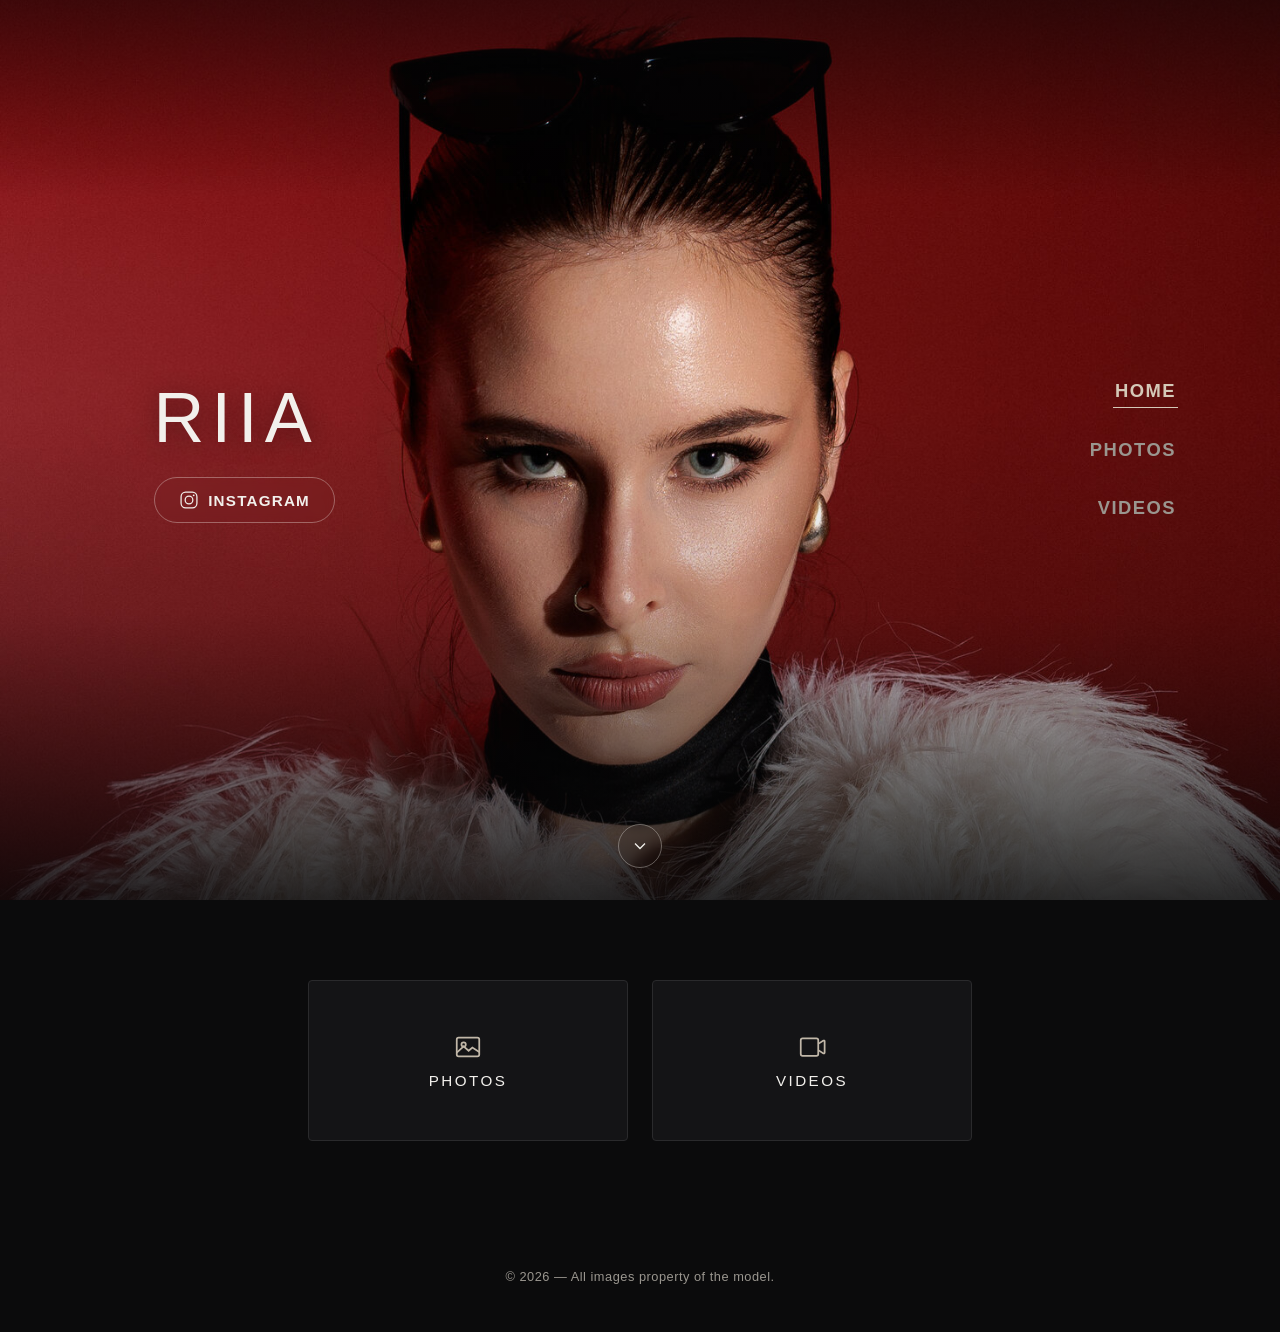
<file: index.html>
<!DOCTYPE html>
<html lang="en">
<head>
<meta charset="UTF-8">
<meta name="viewport" content="width=device-width, initial-scale=1.0">
<title>Riia &mdash; Portfolio</title>
<link rel="icon" href="images/favicon/favicon.ico" sizes="any">
<link rel="icon" type="image/png" sizes="32x32" href="images/favicon/favicon-light-32.png" media="(prefers-color-scheme: light)">
<link rel="icon" type="image/png" sizes="16x16" href="images/favicon/favicon-light-16.png" media="(prefers-color-scheme: light)">
<link rel="icon" type="image/png" sizes="32x32" href="images/favicon/favicon-dark-32.png" media="(prefers-color-scheme: dark)">
<link rel="icon" type="image/png" sizes="16x16" href="images/favicon/favicon-dark-16.png" media="(prefers-color-scheme: dark)">
<link rel="apple-touch-icon" sizes="180x180" href="images/favicon/favicon-light-180.png">
<link rel="stylesheet" href="styles.css">
</head>
<body class="home-page">

<header class="hero">
  <div class="hero-media">
    <img src="images/hero/IMG_3178.jpg" alt="Riia" class="hero-img">
    <div class="hero-overlay"></div>
  </div>
  <div class="hero-content">
    <div class="hero-title">
      <h1>Riia</h1>
      <a class="social-link" href="https://www.instagram.com/crazy_about_serials/reels/?locale=English&amp;hl=en" target="_blank" rel="noopener noreferrer">
        <svg viewBox="0 0 24 24" fill="none" stroke="currentColor" stroke-width="1.5" aria-hidden="true">
          <rect x="2.5" y="2.5" width="19" height="19" rx="5.5"></rect>
          <circle cx="12" cy="12" r="4.6"></circle>
          <circle cx="17.6" cy="6.4" r="1.1" fill="currentColor" stroke="none"></circle>
        </svg>
        <span>Instagram</span>
      </a>
    </div>
    <div class="hero-side">
      <nav class="site-nav">
        <a href="index.html" class="active" aria-current="page">Home</a>
        <span class="nav-sep">&middot;</span>
        <a href="photos.html">Photos</a>
        <span class="nav-sep">&middot;</span>
        <a href="videos.html">Videos</a>
      </nav>
    </div>
  </div>
  <a class="scroll-down" href="#main-content" aria-label="Scroll down">
    <svg viewBox="0 0 24 24" fill="none" stroke="currentColor" stroke-width="1.5" aria-hidden="true">
      <path d="M6 9l6 6 6-6"></path>
    </svg>
  </a>
</header>

<main class="home-main" id="main-content">
  <div class="home-buttons">
    <a class="home-btn" href="photos.html">
      <svg viewBox="0 0 24 24" fill="none" stroke="currentColor" stroke-width="1.4" aria-hidden="true">
        <rect x="3" y="4.5" width="18" height="15" rx="1.5"></rect>
        <circle cx="8.5" cy="10" r="1.75"></circle>
        <path d="M3 16.5l5.5-5 4 3.5 3-2.5L21 16"></path>
      </svg>
      <span class="home-btn-label">Photos</span>
    </a>
    <a class="home-btn" href="videos.html">
      <svg viewBox="0 0 24 24" fill="none" stroke="currentColor" stroke-width="1.4" aria-hidden="true">
        <rect x="3" y="5" width="14" height="14" rx="1.5"></rect>
        <path d="M17 9.5l4.2-2.6a0.6 0.6 0 0 1 0.9 0.5v9.2a0.6 0.6 0 0 1-0.9 0.5L17 14.5"></path>
      </svg>
      <span class="home-btn-label">Videos</span>
    </a>
  </div>
</main>

<footer>
  &copy; <span id="year"></span> &mdash; All images property of the model.
</footer>

<script>
  document.getElementById("year").textContent = new Date().getFullYear();
</script>
</body>
</html>
</file>
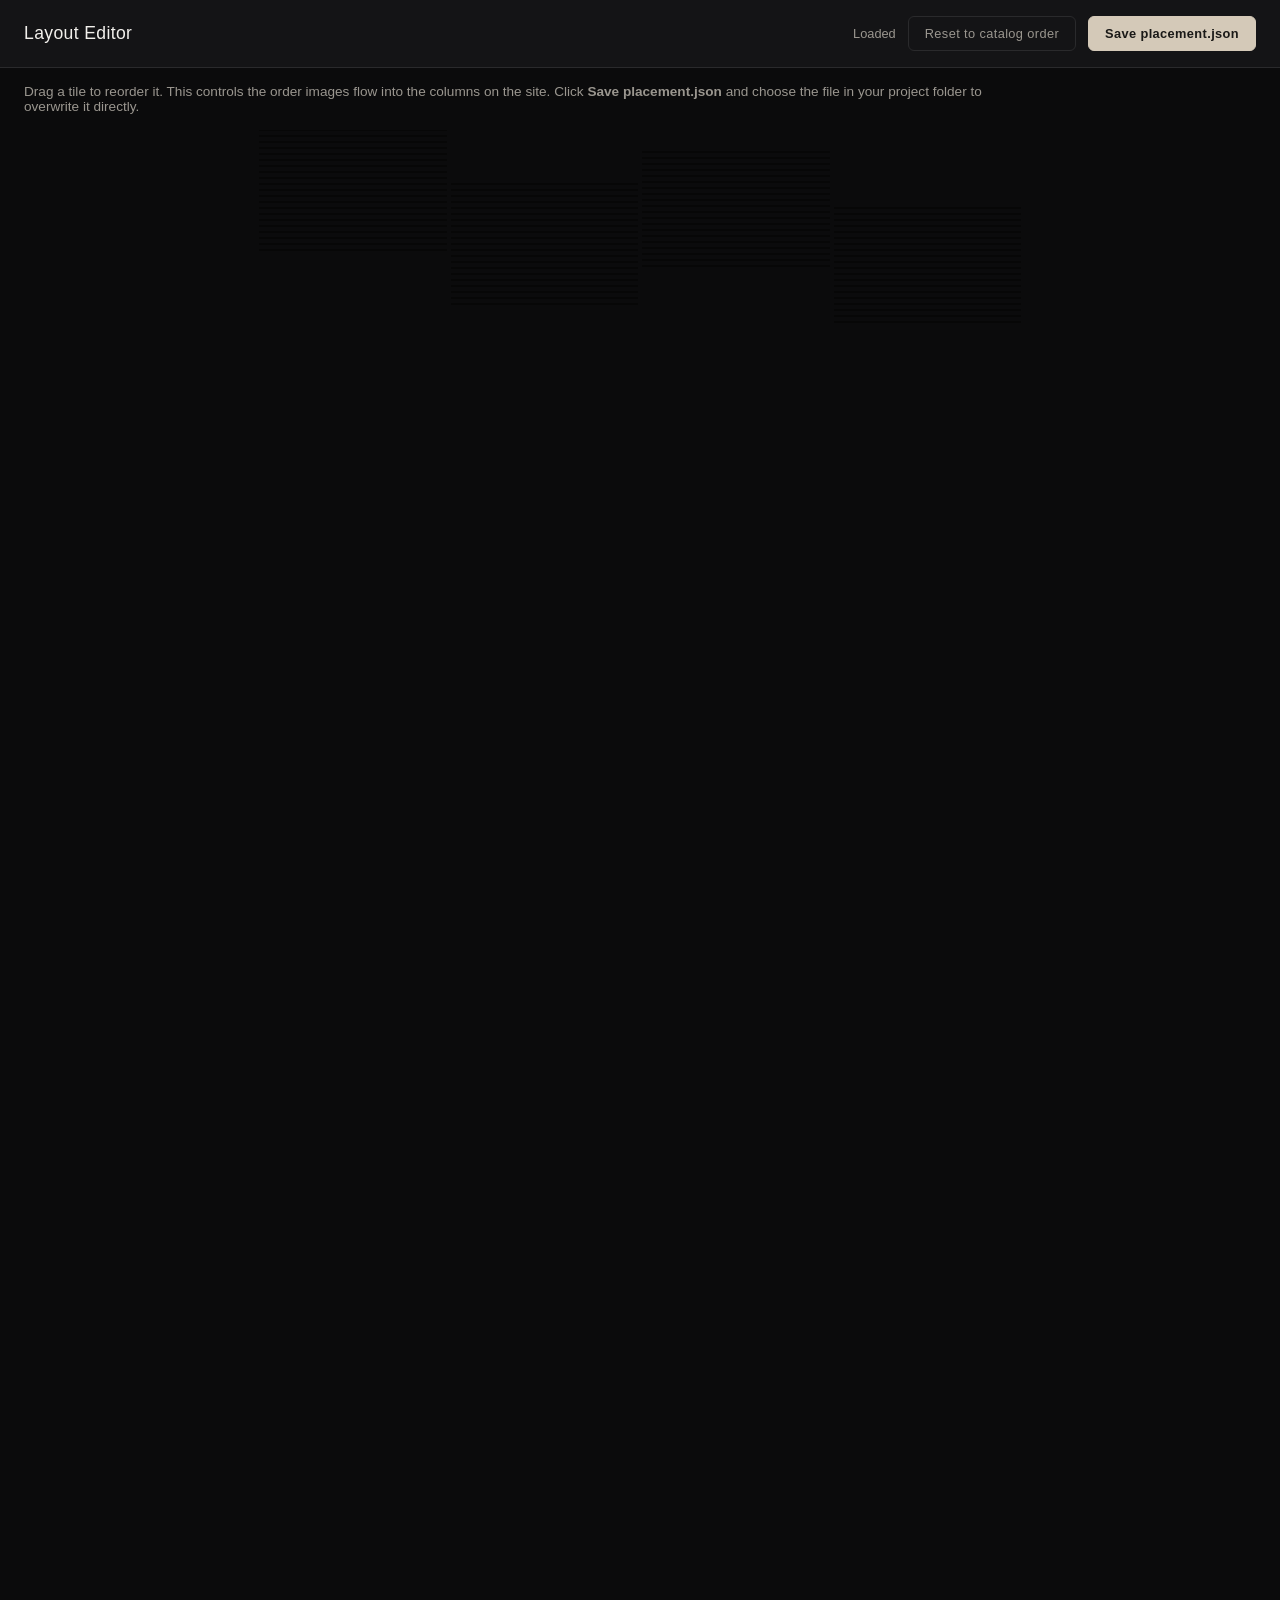
<file: editor.html>
<!DOCTYPE html>
<html lang="en">
<head>
<meta charset="UTF-8">
<meta name="viewport" content="width=device-width, initial-scale=1.0">
<title>Layout Editor — Riia Portfolio</title>
<link rel="stylesheet" href="editor.css">
</head>
<body>

<div class="toolbar">
  <h1>Layout Editor</h1>
  <div class="toolbar-actions">
    <span id="status" class="status"></span>
    <button id="reset-btn" class="btn btn-ghost">Reset to catalog order</button>
    <button id="save-btn" class="btn btn-primary">Save placement.json</button>
  </div>
</div>

<p class="hint">
  Drag a tile to reorder it. This controls the order images flow into the columns on the site.
  Click <strong>Save placement.json</strong> and choose the file in your project folder to overwrite it directly.
</p>

<div class="canvas-wrap">
  <div class="canvas" id="canvas"></div>
</div>

<script src="editor.js"></script>
</body>
</html>
</file>
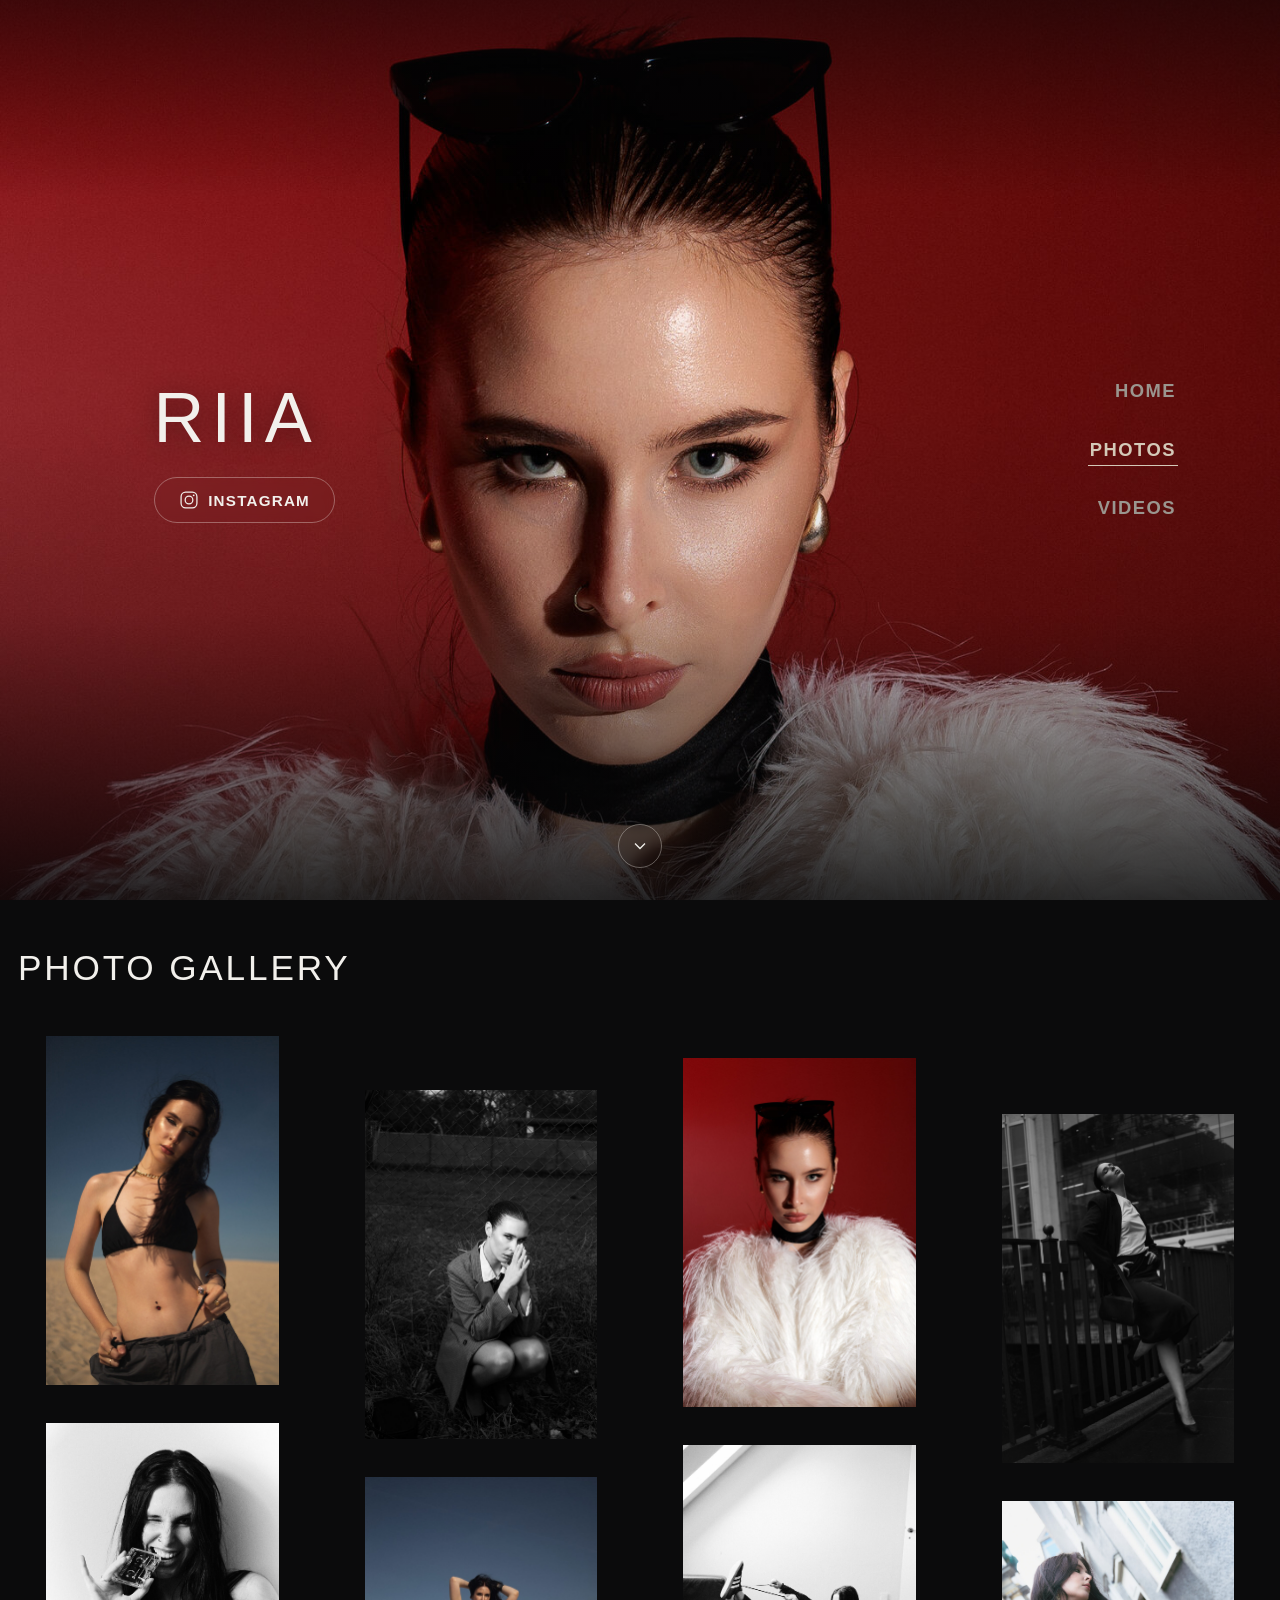
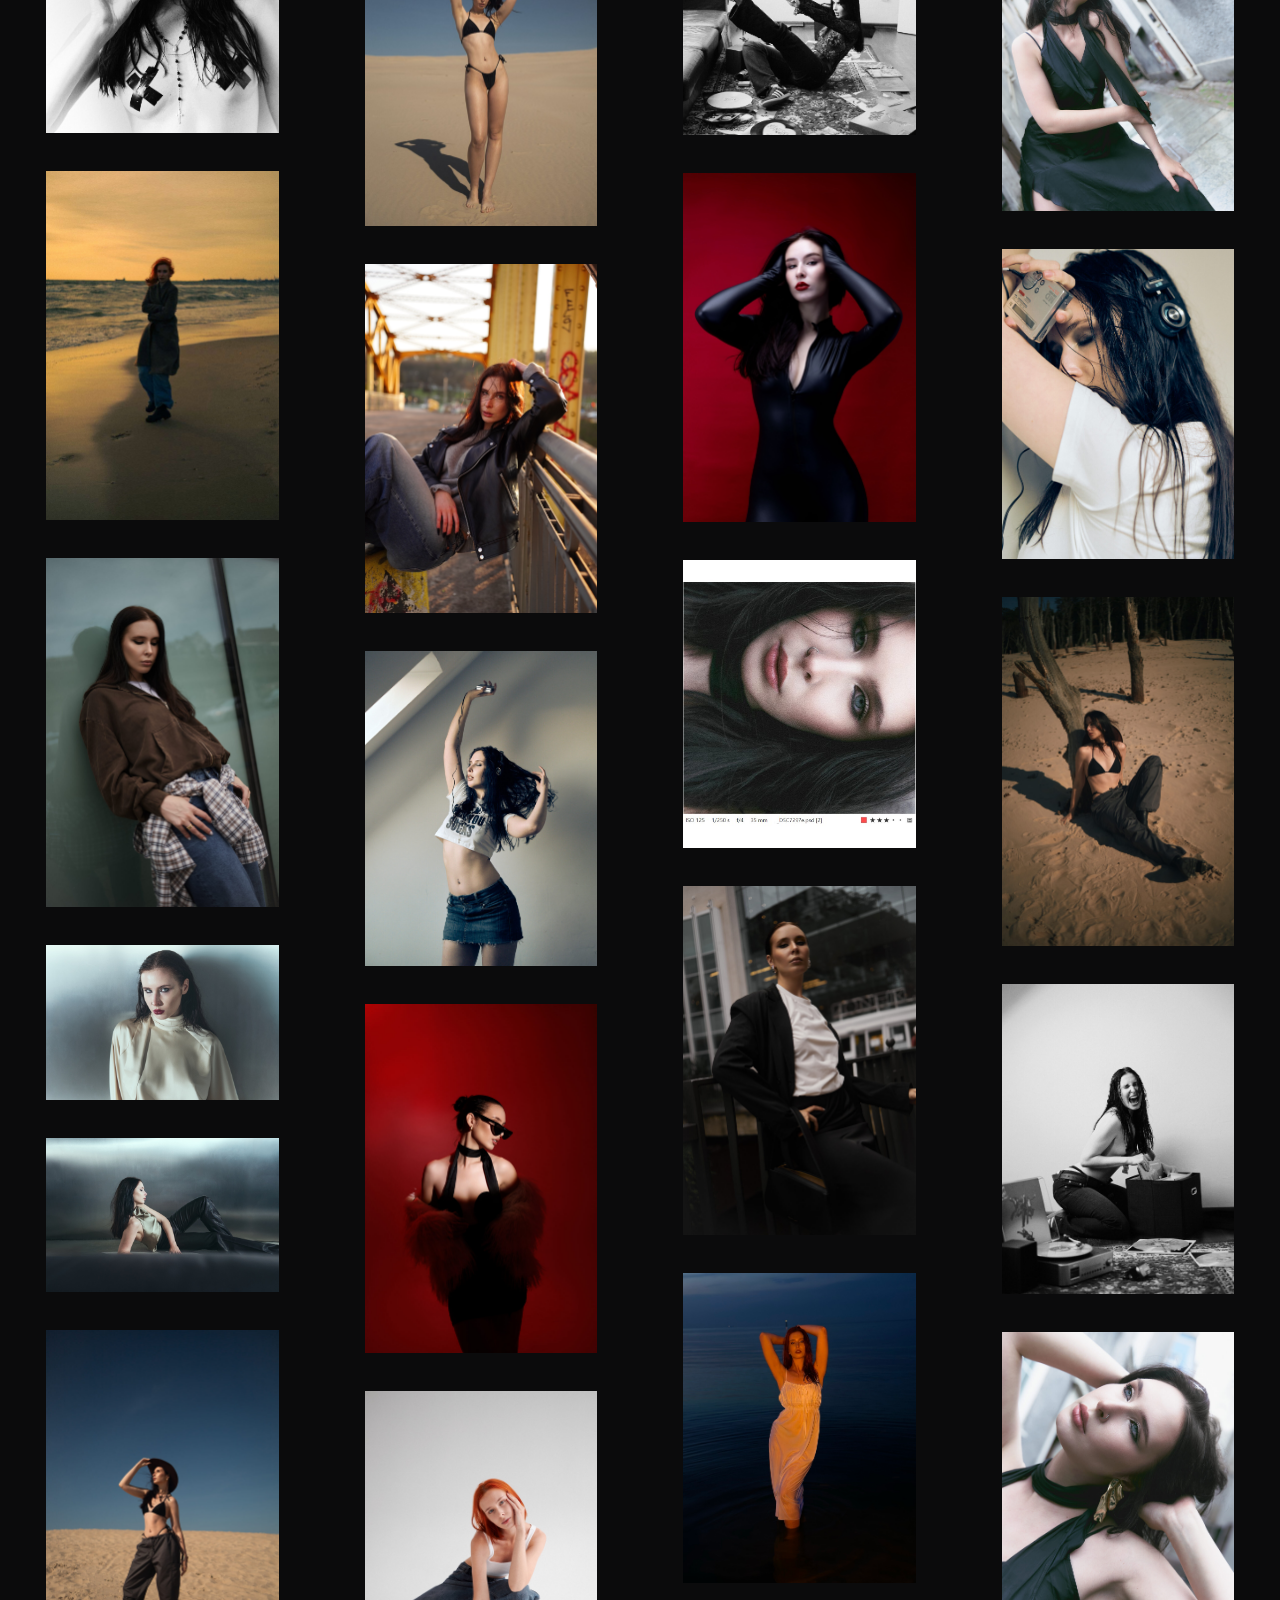
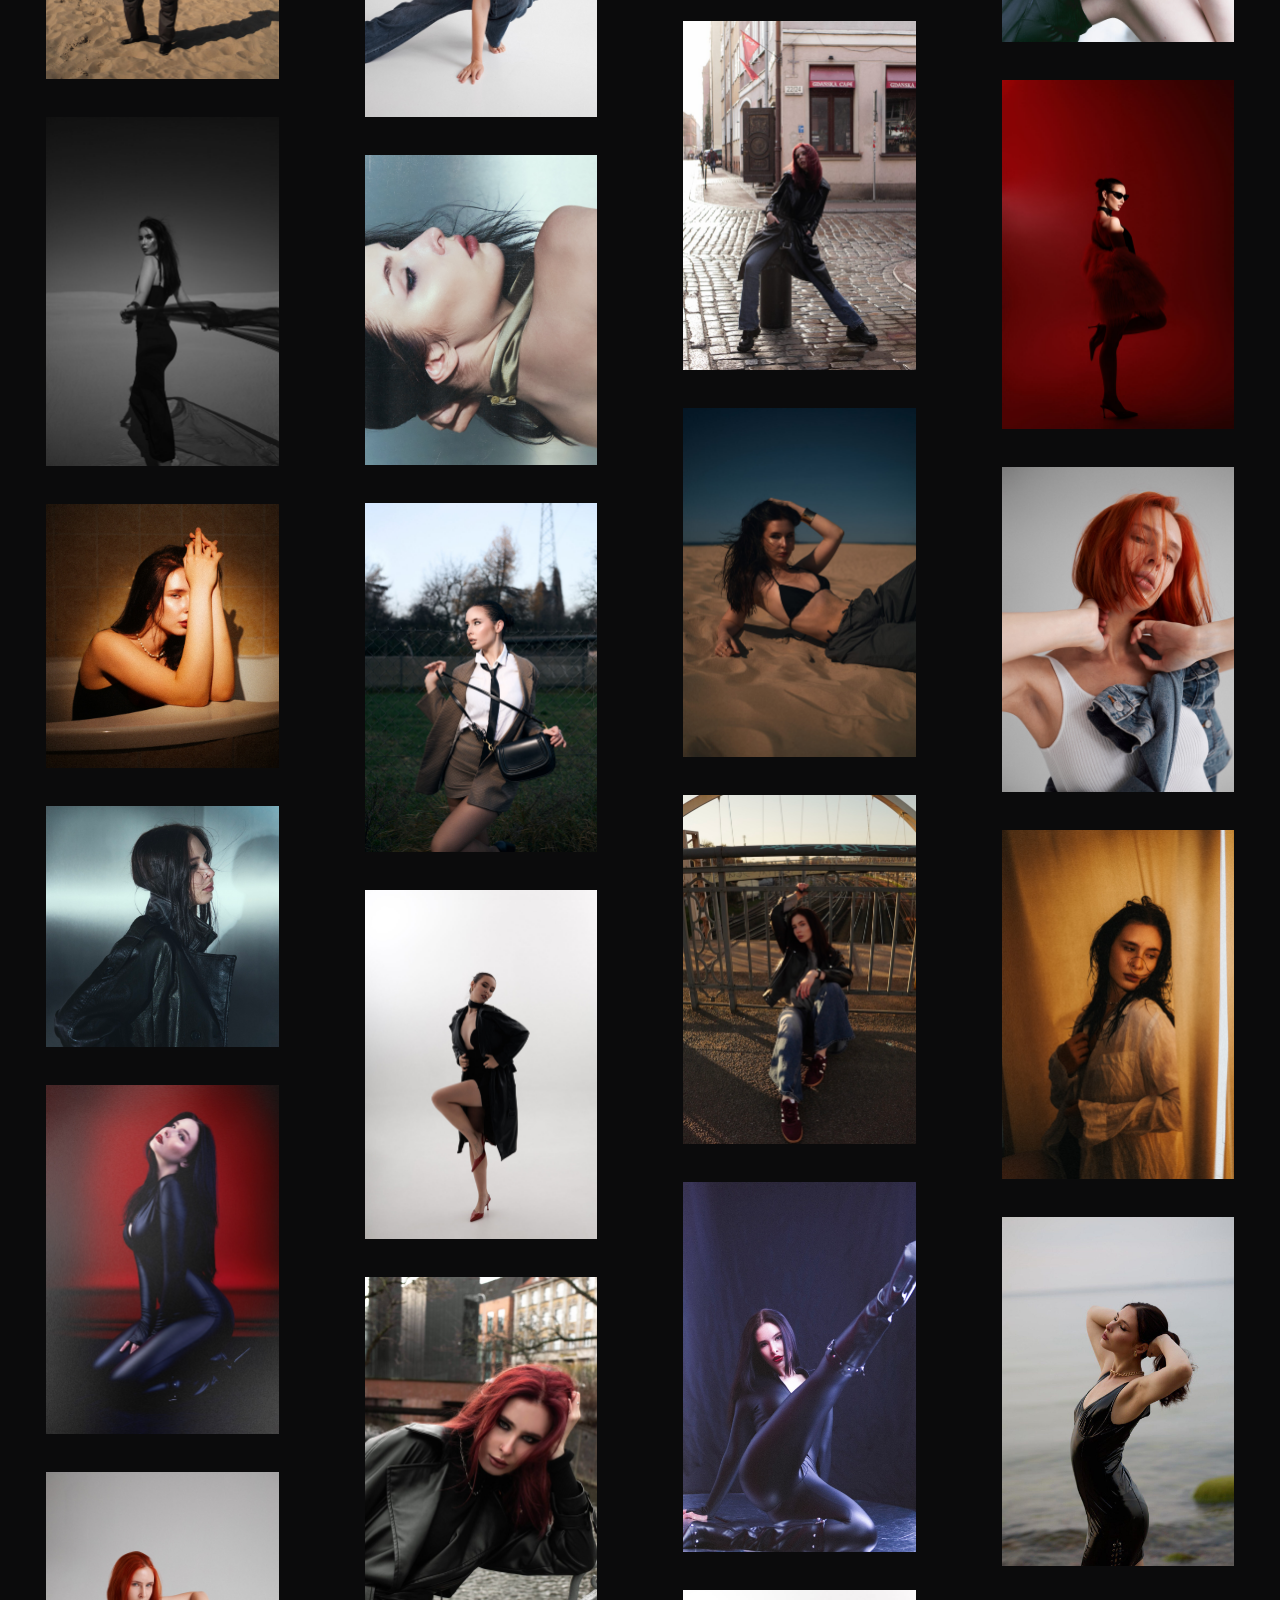
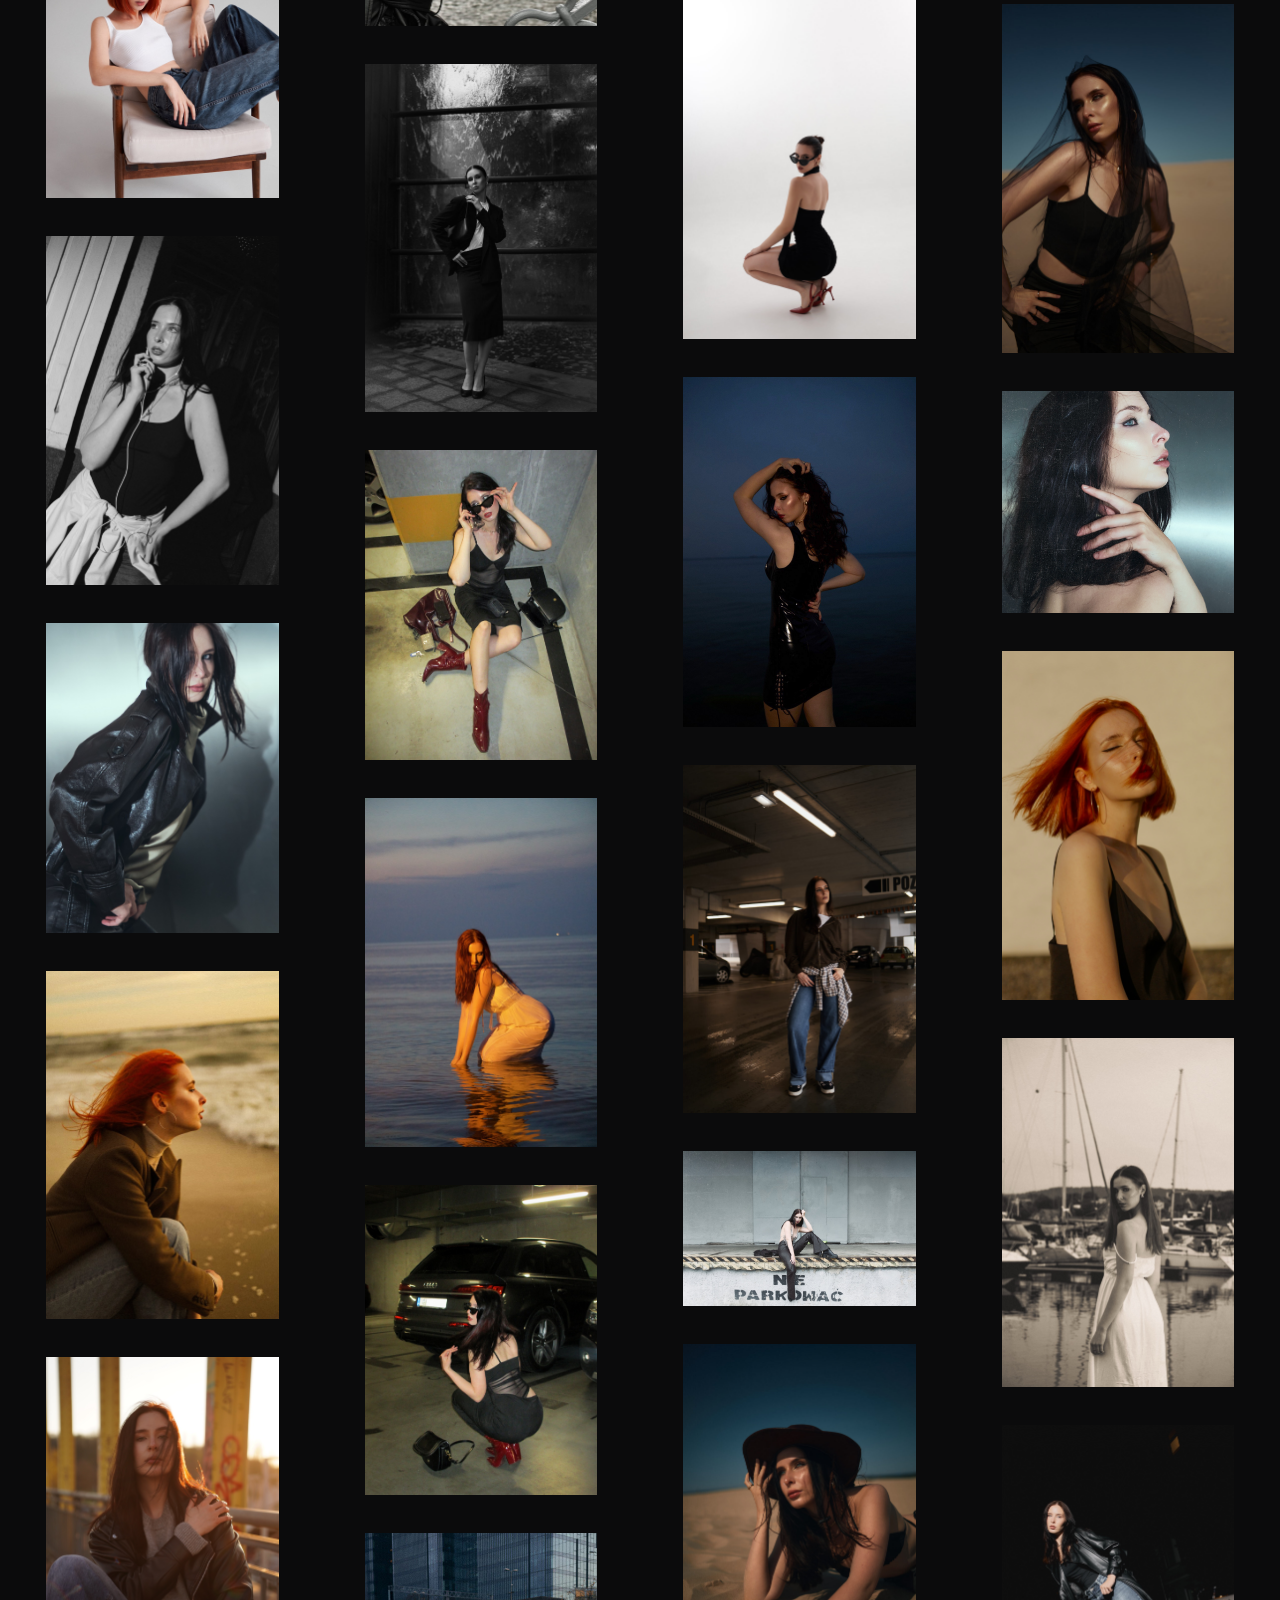
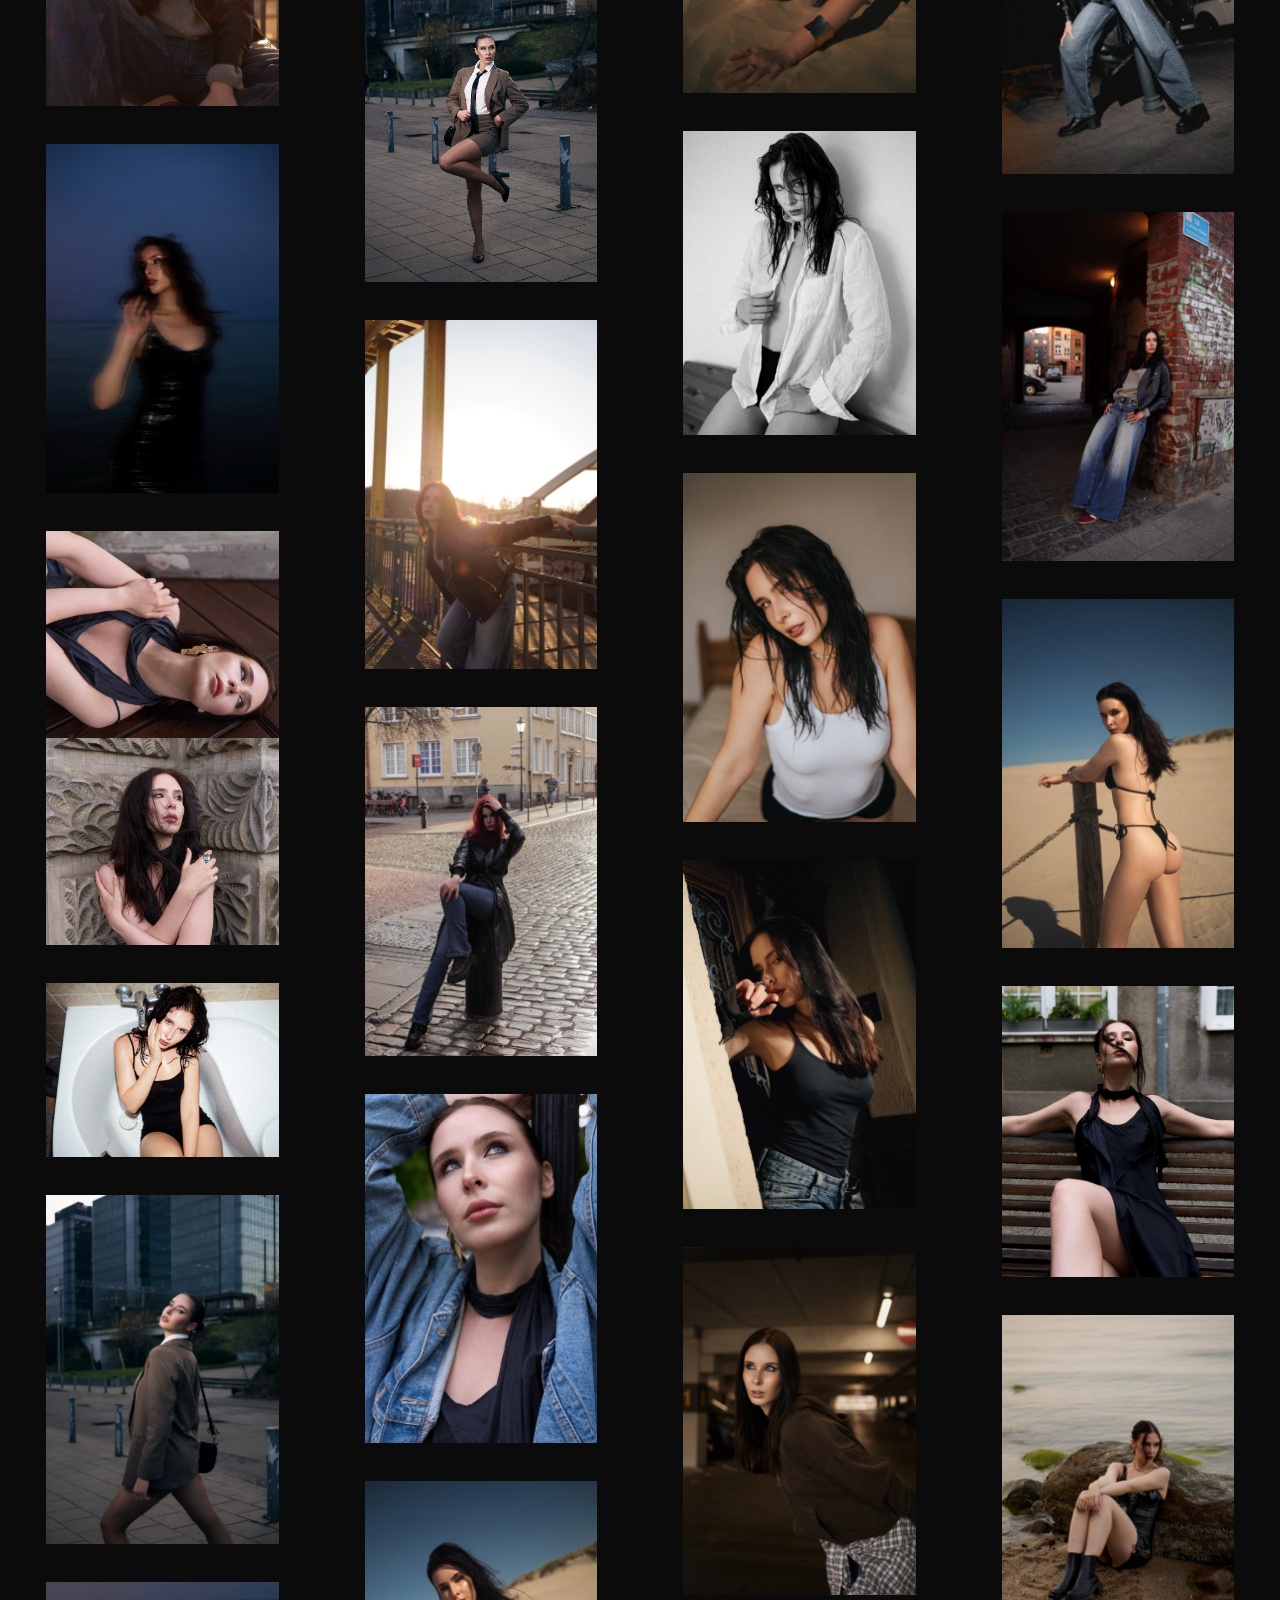
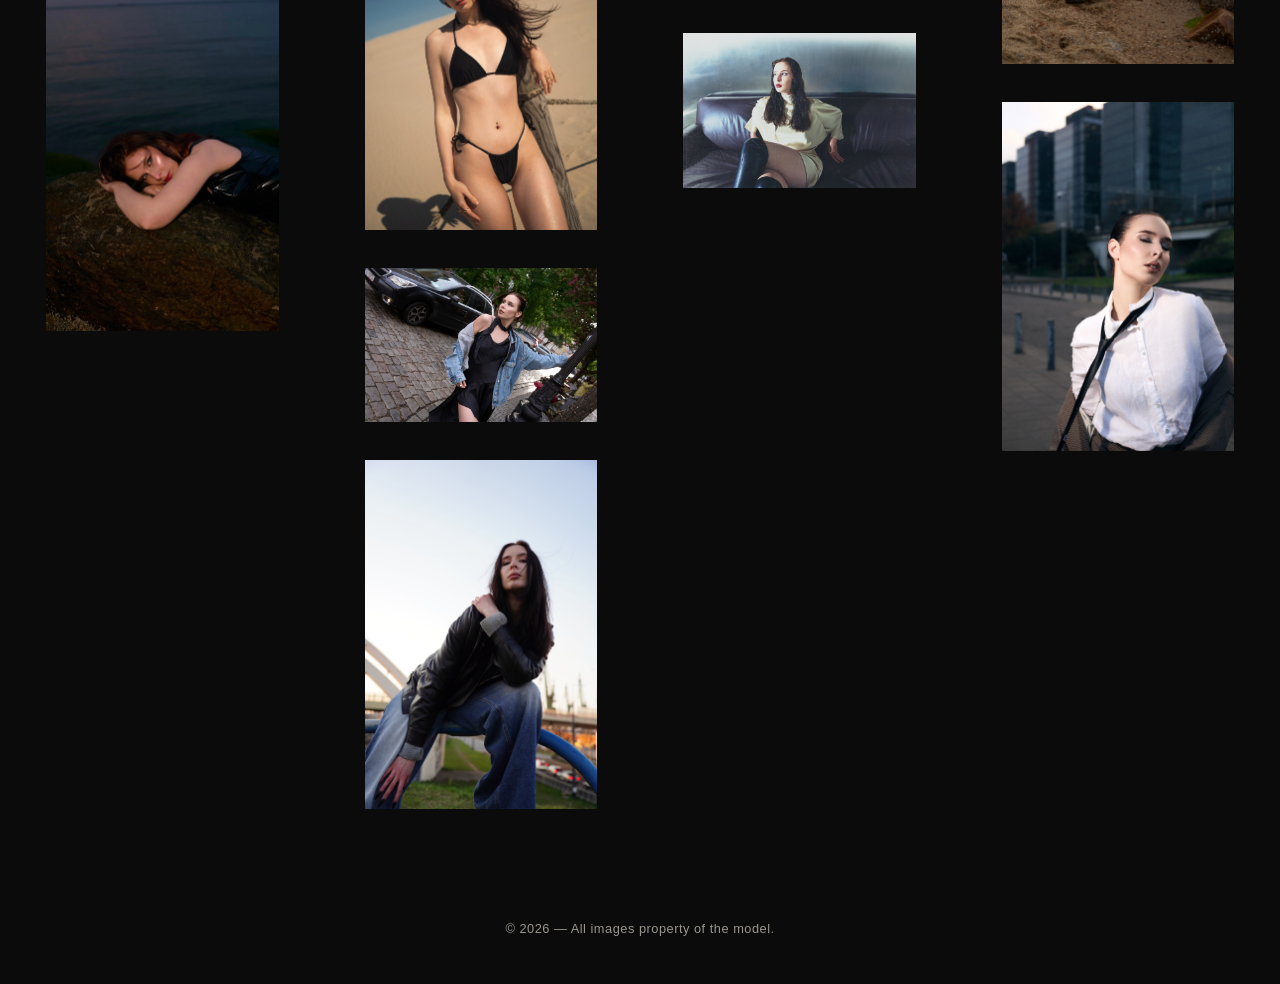
<file: photos.html>
<!DOCTYPE html>
<html lang="en">
<head>
<meta charset="UTF-8">
<meta name="viewport" content="width=device-width, initial-scale=1.0">
<title>Photos &mdash; Riia</title>
<link rel="icon" href="images/favicon/favicon.ico" sizes="any">
<link rel="icon" type="image/png" sizes="32x32" href="images/favicon/favicon-light-32.png" media="(prefers-color-scheme: light)">
<link rel="icon" type="image/png" sizes="16x16" href="images/favicon/favicon-light-16.png" media="(prefers-color-scheme: light)">
<link rel="icon" type="image/png" sizes="32x32" href="images/favicon/favicon-dark-32.png" media="(prefers-color-scheme: dark)">
<link rel="icon" type="image/png" sizes="16x16" href="images/favicon/favicon-dark-16.png" media="(prefers-color-scheme: dark)">
<link rel="apple-touch-icon" sizes="180x180" href="images/favicon/favicon-light-180.png">
<link rel="stylesheet" href="styles.css">
</head>
<body>

<header class="hero">
  <div class="hero-media">
    <img src="images/hero/IMG_3178.jpg" alt="Riia" class="hero-img">
    <div class="hero-overlay"></div>
  </div>
  <div class="hero-content">
    <div class="hero-title">
      <h1>Riia</h1>
      <a class="social-link" href="https://www.instagram.com/crazy_about_serials/reels/?locale=English&amp;hl=en" target="_blank" rel="noopener noreferrer">
        <svg viewBox="0 0 24 24" fill="none" stroke="currentColor" stroke-width="1.5" aria-hidden="true">
          <rect x="2.5" y="2.5" width="19" height="19" rx="5.5"></rect>
          <circle cx="12" cy="12" r="4.6"></circle>
          <circle cx="17.6" cy="6.4" r="1.1" fill="currentColor" stroke="none"></circle>
        </svg>
        <span>Instagram</span>
      </a>
    </div>
    <div class="hero-side">
      <nav class="site-nav">
        <a href="index.html">Home</a>
        <span class="nav-sep">&middot;</span>
        <a href="photos.html" class="active" aria-current="page">Photos</a>
        <span class="nav-sep">&middot;</span>
        <a href="videos.html">Videos</a>
      </nav>
    </div>
  </div>
  <a class="scroll-down" href="#gallery" aria-label="Scroll down">
    <svg viewBox="0 0 24 24" fill="none" stroke="currentColor" stroke-width="1.5" aria-hidden="true">
      <path d="M6 9l6 6 6-6"></path>
    </svg>
  </a>
</header>

<main class="gallery-page">
  <h1 class="page-title">Photo Gallery</h1>
  <div class="gallery" id="gallery"></div>
</main>

<footer>
  &copy; <span id="year"></span> &mdash; All images property of the model.
</footer>

<div class="lightbox" id="lightbox">
  <div class="lightbox-bar">
    <span class="counter" id="counter"></span>
    <div>
      <a id="original-link" href="#" target="_blank" rel="noopener">View original</a>
      <button class="icon-btn" id="close-btn" aria-label="Close">&times;</button>
    </div>
  </div>
  <div class="lightbox-stage" id="lightbox-stage">
    <div class="spinner"></div>
    <button class="nav-btn nav-prev" id="prev-btn" aria-label="Previous">&#8249;</button>
    <img id="lightbox-img" alt="">
    <button class="nav-btn nav-next" id="next-btn" aria-label="Next">&#8250;</button>
  </div>
</div>

<script src="script.js"></script>
</body>
</html>
</file>
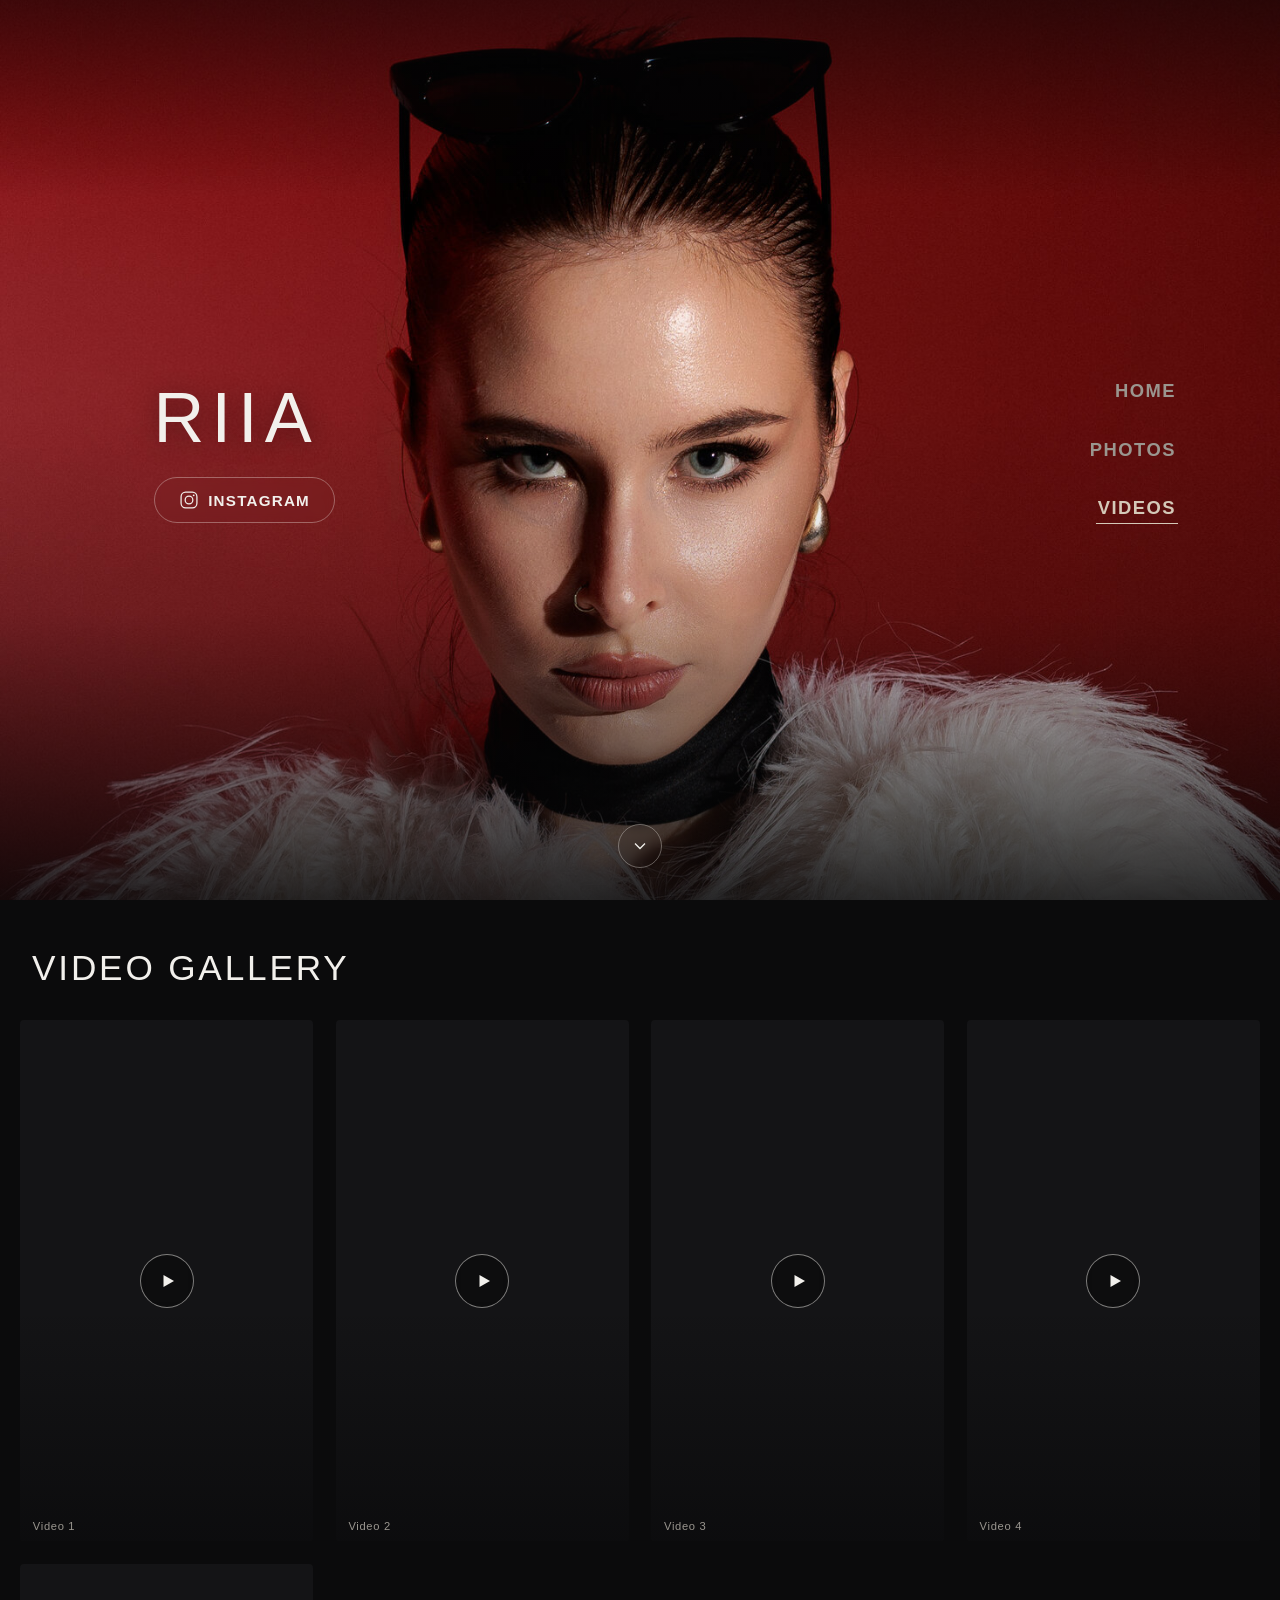
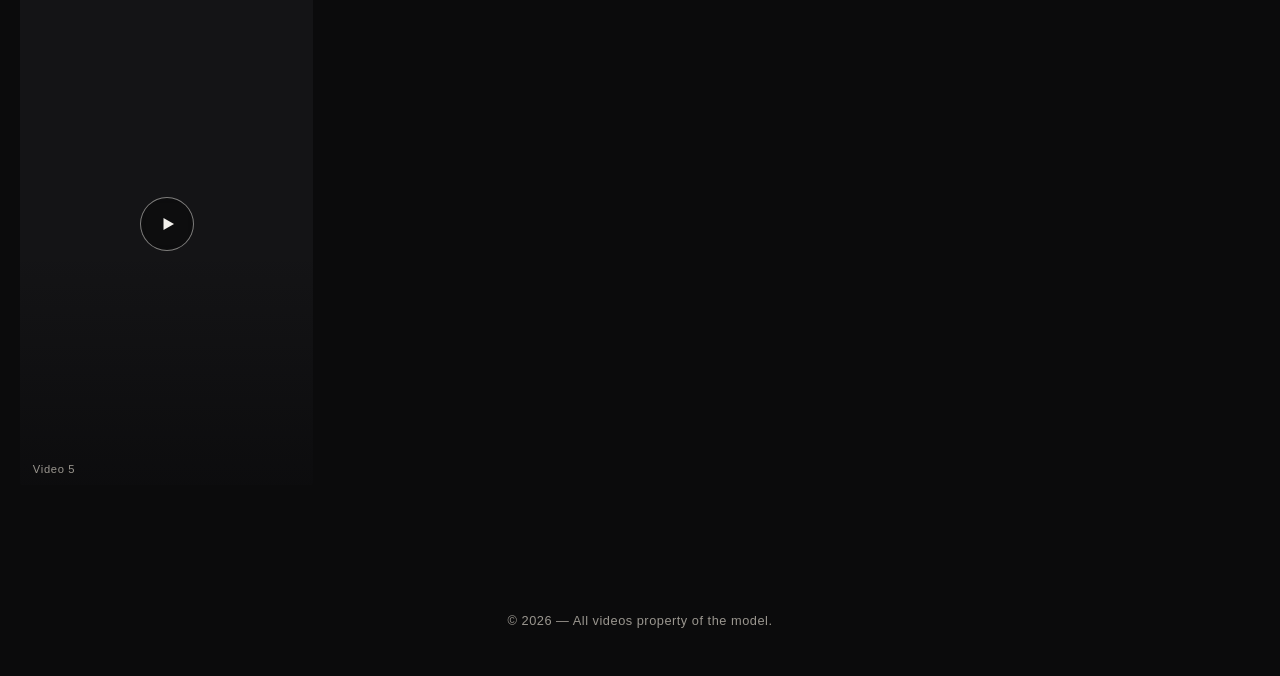
<file: videos.html>
<!DOCTYPE html>
<html lang="en">
<head>
<meta charset="UTF-8">
<meta name="viewport" content="width=device-width, initial-scale=1.0">
<title>Videos &mdash; Riia</title>
<link rel="icon" href="images/favicon/favicon.ico" sizes="any">
<link rel="icon" type="image/png" sizes="32x32" href="images/favicon/favicon-light-32.png" media="(prefers-color-scheme: light)">
<link rel="icon" type="image/png" sizes="16x16" href="images/favicon/favicon-light-16.png" media="(prefers-color-scheme: light)">
<link rel="icon" type="image/png" sizes="32x32" href="images/favicon/favicon-dark-32.png" media="(prefers-color-scheme: dark)">
<link rel="icon" type="image/png" sizes="16x16" href="images/favicon/favicon-dark-16.png" media="(prefers-color-scheme: dark)">
<link rel="apple-touch-icon" sizes="180x180" href="images/favicon/favicon-light-180.png">
<link rel="stylesheet" href="styles.css">
</head>
<body>

<header class="hero">
  <div class="hero-media">
    <img src="images/hero/IMG_3178.jpg" alt="Riia" class="hero-img">
    <div class="hero-overlay"></div>
  </div>
  <div class="hero-content">
    <div class="hero-title">
      <h1>Riia</h1>
      <a class="social-link" href="https://www.instagram.com/crazy_about_serials/reels/?locale=English&amp;hl=en" target="_blank" rel="noopener noreferrer">
        <svg viewBox="0 0 24 24" fill="none" stroke="currentColor" stroke-width="1.5" aria-hidden="true">
          <rect x="2.5" y="2.5" width="19" height="19" rx="5.5"></rect>
          <circle cx="12" cy="12" r="4.6"></circle>
          <circle cx="17.6" cy="6.4" r="1.1" fill="currentColor" stroke="none"></circle>
        </svg>
        <span>Instagram</span>
      </a>
    </div>
    <div class="hero-side">
      <nav class="site-nav">
        <a href="index.html">Home</a>
        <span class="nav-sep">&middot;</span>
        <a href="photos.html">Photos</a>
        <span class="nav-sep">&middot;</span>
        <a href="videos.html" class="active" aria-current="page">Videos</a>
      </nav>
    </div>
  </div>
  <a class="scroll-down" href="#video-main" aria-label="Scroll down">
    <svg viewBox="0 0 24 24" fill="none" stroke="currentColor" stroke-width="1.5" aria-hidden="true">
      <path d="M6 9l6 6 6-6"></path>
    </svg>
  </a>
</header>

<main class="video-main" id="video-main">
  <h1 class="page-title">Video Gallery</h1>
  <div class="video-grid" id="video-grid"></div>
</main>

<footer>
  &copy; <span id="year"></span> &mdash; All videos property of the model.
</footer>

<div class="video-lightbox" id="video-lightbox">
  <div class="lightbox-bar">
    <span class="counter" id="video-counter"></span>
    <div>
      <a id="video-original-link" href="#" target="_blank" rel="noopener">View original</a>
      <button class="icon-btn" id="video-close-btn" aria-label="Close">&times;</button>
    </div>
  </div>
  <div class="video-lightbox-stage" id="video-lightbox-stage">
    <button class="nav-btn nav-prev" id="video-prev-btn" aria-label="Previous">&#8249;</button>
    <video id="video-lightbox-player" controls playsinline></video>
    <button class="nav-btn nav-next" id="video-next-btn" aria-label="Next">&#8250;</button>
  </div>
</div>

<script src="videos.js"></script>
</body>
</html>
</file>
<file: styles.css>
:root {
  --bg: #0b0b0c;
  --bg-elev: #141416;
  --text: #f2f0ec;
  --text-dim: #9a968f;
  --accent: #d4c9b8;
  --border: #2a2a2c;
}

* { box-sizing: border-box; }

html {
  scroll-behavior: smooth;
}

html, body {
  margin: 0;
  padding: 0;
  background: var(--bg);
  color: var(--text);
  font-family: -apple-system, "Segoe UI", Helvetica, Arial, sans-serif;
}

body.modal-open { overflow: hidden; }

.hero {
  position: relative;
  height: 100vh;
  height: 100svh;
  min-height: 420px;
  overflow: hidden;
  isolation: isolate;
}

.hero-media {
  position: absolute;
  inset: 0;
}

.hero-img {
  width: 100%;
  height: 100%;
  object-fit: cover;
  object-position: center 19%;
  display: block;
}

.hero-overlay {
  position: absolute;
  inset: 0;
  background:
    linear-gradient(to top, rgba(6,6,7,0.85) 0%, rgba(6,6,7,0.15) 32%, rgba(6,6,7,0) 55%),
    linear-gradient(to bottom, rgba(6,6,7,0.55) 0%, rgba(6,6,7,0) 22%);
}

.scroll-down {
  position: absolute;
  bottom: 2rem;
  left: 50%;
  transform: translateX(-50%);
  display: flex;
  align-items: center;
  justify-content: center;
  width: 2.75rem;
  height: 2.75rem;
  border: 1px solid rgba(242, 240, 236, 0.35);
  border-radius: 50%;
  color: var(--text);
  backdrop-filter: blur(4px);
  animation: scroll-down-bounce 2.2s ease-in-out infinite;
  transition: border-color 0.2s ease, color 0.2s ease, background 0.2s ease;
}

.scroll-down:hover {
  border-color: var(--accent);
  color: var(--accent);
  background: rgba(212, 201, 184, 0.08);
}

.scroll-down svg {
  width: 20px;
  height: 20px;
}

@keyframes scroll-down-bounce {
  0%, 100% { transform: translate(-50%, 0); }
  50% { transform: translate(-50%, 8px); }
}

.hero-content {
  position: absolute;
  left: 0;
  right: 0;
  bottom: 0;
  padding: 0 1.5rem 3.2rem;
  text-align: center;
}

.hero-content h1 {
  margin: 0;
  font-size: clamp(2.4rem, 7vw, 4.4rem);
  font-weight: 300;
  letter-spacing: 0.1em;
  text-transform: uppercase;
  color: var(--text);
  text-shadow: 0 2px 24px rgba(0,0,0,0.4);
}

.site-nav {
  display: flex;
  align-items: center;
  justify-content: center;
  flex-wrap: wrap;
  gap: 1.4rem;
  margin-top: 1.3rem;
}

.site-nav a {
  color: var(--text-dim);
  text-decoration: none;
  font-size: 1.15rem;
  font-weight: 700;
  letter-spacing: 0.08em;
  text-transform: uppercase;
  padding: 0.3rem 0.1rem;
  border-bottom: 1px solid transparent;
  transition: color 0.2s ease, border-color 0.2s ease;
}

.site-nav a:hover {
  color: var(--text);
}

.site-nav a.active {
  color: var(--accent);
  border-color: var(--accent);
}

.site-nav .nav-sep {
  color: var(--border);
  font-size: 0.7rem;
}

.social-link {
  display: inline-flex;
  align-items: center;
  gap: 0.6rem;
  margin-top: 1.1rem;
  padding: 0.75rem 1.5rem;
  border: 1px solid rgba(242, 240, 236, 0.35);
  border-radius: 999px;
  color: var(--text);
  text-decoration: none;
  font-size: 0.95rem;
  font-weight: 700;
  letter-spacing: 0.08em;
  text-transform: uppercase;
  backdrop-filter: blur(4px);
  transition: border-color 0.2s ease, color 0.2s ease, background 0.2s ease;
}

.social-link svg {
  width: 20px;
  height: 20px;
  flex-shrink: 0;
}

.social-link:hover {
  border-color: var(--accent);
  color: var(--accent);
  background: rgba(212, 201, 184, 0.08);
}

@media (max-width: 640px) {
  .hero-content {
    top: 0;
    bottom: 0;
    display: flex;
    flex-direction: column;
    align-items: center;
    justify-content: flex-end;
    gap: 0.2rem;
    padding-bottom: 5.5rem;
  }

  .hero-title {
    width: min(78vw, 260px);
    background: rgba(6, 6, 7, 0.55);
    backdrop-filter: blur(8px);
    border: 1px solid rgba(242, 240, 236, 0.15);
    border-radius: 1.2rem;
    padding: 1.4rem 1.6rem;
  }

  .hero-content h1 {
    text-shadow: none;
  }

  .site-nav {
    flex-direction: column;
    align-items: stretch;
    width: min(78vw, 260px);
    background: rgba(6, 6, 7, 0.6);
    backdrop-filter: blur(8px);
    border: 1px solid rgba(242, 240, 236, 0.15);
    border-radius: 1rem;
    padding: 0.4rem;
    gap: 0;
  }

  .site-nav a {
    padding: 0.85rem 1rem;
    font-size: 1.05rem;
    text-align: center;
    border-bottom: 1px solid rgba(242, 240, 236, 0.12);
    border-radius: 0.6rem;
    transition: color 0.2s ease, background 0.2s ease;
  }

  .site-nav a:last-child {
    border-bottom: none;
  }

  .site-nav a:hover,
  .site-nav a.active {
    background: rgba(242, 240, 236, 0.08);
  }

  .site-nav a.active {
    color: var(--accent);
  }

  .site-nav .nav-sep {
    display: none;
  }
}

@media (min-width: 641px) {
  .hero-content {
    top: 0;
    bottom: 0;
    padding: 0 clamp(3rem, 8vw, 9rem) 0 clamp(4rem, 12vw, 12rem);
    display: flex;
    flex-direction: row;
    align-items: center;
    justify-content: space-between;
    gap: 2rem;
    text-align: left;
  }

  .hero-title {
    display: flex;
    flex-direction: column;
    align-items: flex-start;
    gap: 1.2rem;
    text-align: left;
  }

  .hero-side {
    display: flex;
    flex-direction: column;
    align-items: flex-end;
    gap: 1rem;
    text-align: right;
  }

  .site-nav {
    flex-direction: column;
    align-items: flex-end;
    gap: 1.6rem;
    margin-top: 0;
  }

  .site-nav .nav-sep {
    display: none;
  }

  .social-link {
    margin-top: 0;
  }
}

.gallery-page {
  max-width: 1600px;
  margin: 0 auto;
  padding: 3rem 6px 4rem;
}

.page-title {
  margin: 0 0 2rem;
  padding: 0 0.75rem;
  font-size: clamp(1.6rem, 3.5vw, 2.2rem);
  font-weight: 300;
  letter-spacing: 0.08em;
  text-transform: uppercase;
  color: var(--text);
}

.gallery {
  display: flex;
  align-items: flex-start;
  gap: 6px;
}

.gallery-column {
  flex: 1 1 0;
  min-width: 0;
  display: flex;
  flex-direction: column;
  gap: 6px;
}

.tile {
  position: relative;
  overflow: hidden;
  background: var(--bg-elev);
  cursor: zoom-in;
}

.tile img {
  display: block;
  width: 100%;
  height: auto;
  opacity: 0;
  transition: opacity 0.4s ease, transform 0.4s ease;
}

.tile img.loaded {
  opacity: 1;
}

.tile:hover img {
  transform: scale(1.03);
}

.tile .tile-label {
  position: absolute;
  bottom: 0;
  left: 0;
  right: 0;
  padding: 0.5rem 0.7rem;
  font-size: 0.7rem;
  letter-spacing: 0.06em;
  color: var(--text-dim);
  background: linear-gradient(to top, rgba(0,0,0,0.55), transparent);
  opacity: 0;
  transition: opacity 0.25s ease;
  pointer-events: none;
}

.tile:hover .tile-label {
  opacity: 1;
}

footer {
  text-align: center;
  padding: 2rem 1rem 3rem;
  color: var(--text-dim);
  font-size: 0.8rem;
  letter-spacing: 0.04em;
}

/* Lightbox */
.lightbox {
  position: fixed;
  inset: 0;
  background: rgba(6, 6, 7, 0.96);
  display: none;
  align-items: center;
  justify-content: center;
  z-index: 100;
  flex-direction: column;
}

.lightbox.open {
  display: flex;
}

.lightbox-stage {
  position: relative;
  width: 100%;
  height: 100%;
  display: flex;
  align-items: center;
  justify-content: center;
  padding: 4.5rem 1rem 3.5rem;
}

.lightbox-stage img {
  max-width: 92vw;
  max-height: 100%;
  object-fit: contain;
  box-shadow: 0 20px 60px rgba(0,0,0,0.5);
}

.lightbox-stage.loading img {
  opacity: 0.35;
}

.spinner {
  position: absolute;
  width: 28px;
  height: 28px;
  border: 2px solid rgba(255,255,255,0.2);
  border-top-color: var(--accent);
  border-radius: 50%;
  animation: spin 0.8s linear infinite;
  display: none;
}

.lightbox-stage.loading .spinner {
  display: block;
}

@keyframes spin {
  to { transform: rotate(360deg); }
}

.lightbox-bar {
  position: absolute;
  top: 0;
  left: 0;
  right: 0;
  z-index: 2;
  display: flex;
  align-items: center;
  justify-content: space-between;
  padding: 1rem 1.25rem;
  font-size: 0.8rem;
  letter-spacing: 0.04em;
  color: var(--text-dim);
}

.lightbox-bar .counter {
  color: var(--text-dim);
}

.lightbox-bar a {
  color: var(--accent);
  text-decoration: none;
  border: 1px solid var(--border);
  padding: 0.45rem 0.9rem;
  border-radius: 999px;
  transition: border-color 0.2s ease, color 0.2s ease;
}

.lightbox-bar a:hover {
  border-color: var(--accent);
}

.icon-btn {
  background: none;
  border: none;
  color: var(--text);
  font-size: 1.6rem;
  line-height: 1;
  cursor: pointer;
  padding: 0.25rem 0.6rem;
  opacity: 0.75;
  transition: opacity 0.2s ease;
}

.icon-btn:hover { opacity: 1; }

.nav-btn {
  position: absolute;
  top: 50%;
  transform: translateY(-50%);
  background: rgba(255,255,255,0.06);
  border: none;
  color: var(--text);
  font-size: 1.8rem;
  width: 3rem;
  height: 3rem;
  border-radius: 50%;
  cursor: pointer;
  display: flex;
  align-items: center;
  justify-content: center;
  transition: background 0.2s ease;
}

.nav-btn:hover { background: rgba(255,255,255,0.14); }
.nav-prev { left: 1rem; }
.nav-next { right: 1rem; }

@media (max-width: 640px) {
  .nav-btn { width: 2.4rem; height: 2.4rem; font-size: 1.4rem; }
}

/* Home page */
.home-main {
  max-width: 720px;
  margin: 0 auto;
  padding: 5rem 1.5rem 6rem;
  display: flex;
  justify-content: center;
}

.home-buttons {
  display: flex;
  gap: 1.5rem;
  width: 100%;
  flex-wrap: wrap;
  justify-content: center;
}

.home-btn {
  flex: 1 1 220px;
  max-width: 320px;
  position: relative;
  display: flex;
  flex-direction: column;
  align-items: center;
  justify-content: center;
  gap: 0.6rem;
  padding: 3.2rem 1.5rem;
  border: 1px solid var(--border);
  border-radius: 4px;
  color: var(--text);
  text-decoration: none;
  background: var(--bg-elev);
  overflow: hidden;
  isolation: isolate;
  transition: border-color 0.25s ease, transform 0.25s ease;
}

.home-btn::before {
  content: "";
  position: absolute;
  inset: 0;
  background: radial-gradient(circle at 50% 0%, rgba(212, 201, 184, 0.12), transparent 65%);
  opacity: 0;
  transition: opacity 0.25s ease;
  z-index: -1;
}

.home-btn:hover {
  border-color: var(--accent);
  transform: translateY(-3px);
}

.home-btn:hover::before {
  opacity: 1;
}

.home-btn svg {
  width: 30px;
  height: 30px;
  stroke: var(--accent);
  opacity: 0.9;
}

.home-btn-label {
  font-size: 0.95rem;
  letter-spacing: 0.16em;
  text-transform: uppercase;
  font-weight: 300;
}

/* Videos page */
.video-main {
  max-width: 1400px;
  margin: 0 auto;
  padding: 3rem 1.25rem 6rem;
}

.video-grid {
  display: grid;
  grid-template-columns: repeat(auto-fit, minmax(280px, 1fr));
  gap: 1.4rem;
}

.video-card {
  position: relative;
  border-radius: 4px;
  overflow: hidden;
  background: var(--bg-elev);
  cursor: pointer;
  aspect-ratio: 9 / 16;
}

.video-card video {
  width: 100%;
  height: 100%;
  object-fit: cover;
  display: block;
  transition: transform 0.5s ease;
}

.video-card:hover video {
  transform: scale(1.04);
}

.video-card-overlay {
  position: absolute;
  inset: 0;
  display: flex;
  align-items: center;
  justify-content: center;
  background: linear-gradient(to top, rgba(6,6,7,0.55) 0%, rgba(6,6,7,0) 45%);
  pointer-events: none;
}

.play-icon {
  width: 54px;
  height: 54px;
  border-radius: 50%;
  background: rgba(6, 6, 7, 0.5);
  border: 1px solid rgba(242, 240, 236, 0.5);
  display: flex;
  align-items: center;
  justify-content: center;
  backdrop-filter: blur(3px);
  transition: background 0.2s ease, border-color 0.2s ease, transform 0.2s ease;
}

.video-card:hover .play-icon {
  background: rgba(6, 6, 7, 0.35);
  border-color: var(--accent);
  transform: scale(1.08);
}

.play-icon svg {
  width: 18px;
  height: 18px;
  margin-left: 3px;
  fill: var(--text);
}

.video-card-label {
  position: absolute;
  bottom: 0;
  left: 0;
  right: 0;
  padding: 0.6rem 0.8rem;
  font-size: 0.7rem;
  letter-spacing: 0.06em;
  color: var(--text-dim);
}

/* Video lightbox */
.video-lightbox {
  position: fixed;
  inset: 0;
  background: rgba(6, 6, 7, 0.96);
  display: none;
  align-items: center;
  justify-content: center;
  z-index: 100;
  flex-direction: column;
}

.video-lightbox.open {
  display: flex;
}

.video-lightbox-stage {
  position: relative;
  width: 100%;
  height: 100%;
  display: flex;
  align-items: center;
  justify-content: center;
  padding: 4.5rem 1rem 3.5rem;
}

.video-lightbox-stage video {
  max-width: 92vw;
  max-height: 100%;
  object-fit: contain;
  box-shadow: 0 20px 60px rgba(0,0,0,0.5);
}

@media (max-width: 640px) {
  .video-card { aspect-ratio: 3 / 4; }
  .home-page .hero-content { gap: 0.4rem; }
  .home-main { padding: 3.5rem 1.25rem 4rem; }
}
</file>
<file: editor.css>
:root {
  --bg: #0b0b0c;
  --bg-elev: #141416;
  --text: #f2f0ec;
  --text-dim: #9a968f;
  --accent: #d4c9b8;
  --border: #2a2a2c;
}

* { box-sizing: border-box; }

html, body {
  margin: 0;
  padding: 0;
  background: var(--bg);
  color: var(--text);
  font-family: -apple-system, "Segoe UI", Helvetica, Arial, sans-serif;
}

.toolbar {
  position: sticky;
  top: 0;
  z-index: 10;
  display: flex;
  align-items: center;
  justify-content: space-between;
  gap: 1rem;
  padding: 1rem 1.5rem;
  background: var(--bg-elev);
  border-bottom: 1px solid var(--border);
}

.toolbar h1 {
  font-size: 1.1rem;
  font-weight: 500;
  margin: 0;
  letter-spacing: 0.02em;
}

.toolbar-actions {
  display: flex;
  align-items: center;
  gap: 0.75rem;
}

.status {
  font-size: 0.8rem;
  color: var(--text-dim);
  min-width: 8rem;
  text-align: right;
}

.btn {
  font: inherit;
  font-size: 0.8rem;
  letter-spacing: 0.03em;
  padding: 0.55rem 1rem;
  border-radius: 6px;
  border: 1px solid var(--border);
  cursor: pointer;
  transition: border-color 0.2s ease, background 0.2s ease, color 0.2s ease;
}

.btn-ghost {
  background: transparent;
  color: var(--text-dim);
}

.btn-ghost:hover {
  border-color: var(--accent);
  color: var(--accent);
}

.btn-primary {
  background: var(--accent);
  color: #1a1917;
  border-color: var(--accent);
  font-weight: 600;
}

.btn-primary:hover {
  filter: brightness(1.08);
}

.hint {
  margin: 1rem 1.5rem;
  color: var(--text-dim);
  font-size: 0.85rem;
  max-width: 60rem;
}

.canvas-wrap {
  padding: 0 1.5rem 4rem;
  overflow-x: auto;
}

.canvas {
  max-width: 760px;
  margin: 0 auto;
  display: flex;
  align-items: flex-start;
  gap: 6px;
}

.canvas-column {
  flex: 1 1 0;
  min-width: 0;
  display: flex;
  flex-direction: column;
  gap: 6px;
}

.tile {
  position: relative;
  overflow: hidden;
  border-radius: 3px;
  cursor: grab;
  user-select: none;
  box-shadow: 0 0 0 1px rgba(0,0,0,0.4);
  transition: opacity 0.15s ease, box-shadow 0.15s ease;
}

.tile:active {
  cursor: grabbing;
}

.tile.dragging {
  opacity: 0.35;
}

.tile.drag-over {
  box-shadow: 0 0 0 2px var(--accent);
}

.tile img {
  display: block;
  width: 100%;
  height: auto;
  pointer-events: none;
}

.tile .tile-label {
  position: absolute;
  bottom: 0;
  left: 0;
  right: 0;
  padding: 0.3rem 0.4rem;
  font-size: 0.65rem;
  letter-spacing: 0.04em;
  color: var(--text-dim);
  background: linear-gradient(to top, rgba(0,0,0,0.65), transparent);
  pointer-events: none;
}
</file>
